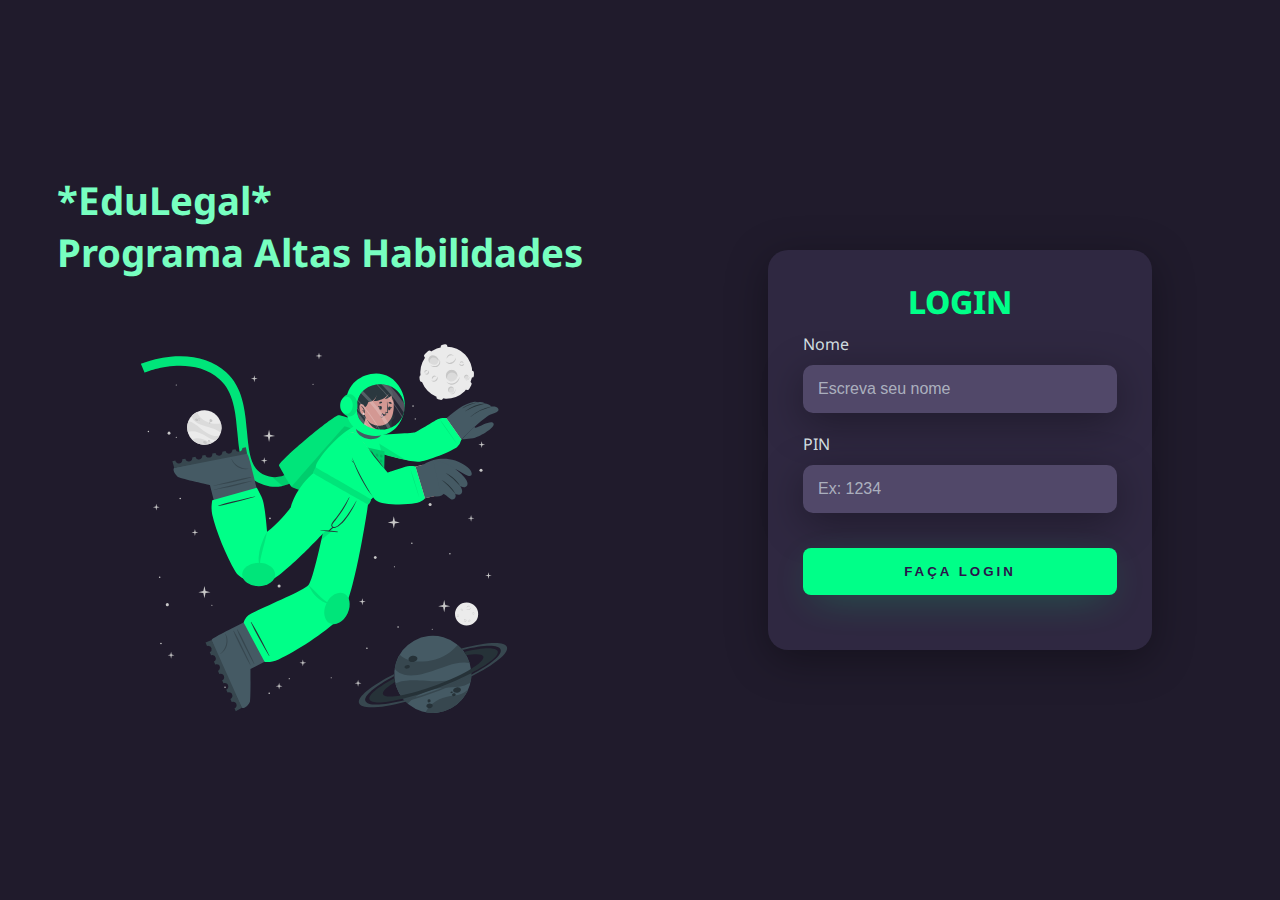
<file: index.html>
<!DOCTYPE html>
<html lang="pt-br">
<head>
  <meta charset="UTF-8">
  <meta name="viewport" content="width=device-width, initial-scale=1.0">
  <title>EduLegal</title>
  <link rel="stylesheet" href="style.css">
</head>
<body>
  <div class="main-login">
    <div class="left-login">
      <h1><span class="brand">*EduLegal*</span><br>Programa Altas Habilidades</h1>
      <img src="astronaut-animate.svg" class="left-login-image" alt="Astronauta">
    </div>

    <div class="right-login">
      <div class="card-login">
        <h1>LOGIN</h1>

        <div class="text-field">
          <label for="username">Nome</label>
          <input id="username" type="text" name="usuario" placeholder="Escreva seu nome">
        </div>

        <div class="text-field">
          <label for="pin">PIN</label>
          <input id="pin" type="password" name="pin" placeholder="Ex: 1234">
        </div>

        <button class="btn-login">FAÇA LOGIN</button>


      </div>
    </div>
  </div>
  <script src="app.js"></script>

</body>
</html>
</file>
<file: style.css>
@import url('https://fonts.googleapis.com/css2?family=Noto+Sans:ital,wght@0,100..900;1,100..900&display=swap');

body {
margin: 0;
font-family: 'Noto Sans', sans-serif;
}

body * {
    box-sizing: border-box;
}

.main-login {

    width: 100vw;
    height: 100vh;
    background: #201b2c;
    display: flex;
    justify-content: center;
    align-items: center;
}

.left-login {

    width: 50vw;
    height: 100vh;
    display: flex;
    justify-content: center;
    align-items: center;
    flex-direction: column;

}

.left-login > h1 {
    font-size: 3vw;
    color: #77ffc0;
}


.left-login-image {

width: 35vw;


}



.right-login {

    width: 50vw;
    height: 100vh;
    display: flex;
    justify-content: center;
    align-items: center;

}

.card-login {

    width: 60%;
    display: flex;
    justify-content: center;
    align-items: center;
    flex-direction: column;
    padding: 30px 35px;
    background: #2f2841;
    border-radius: 20px;
    box-shadow: 0px 10px 40px #00000056;

}

.card-login > h1 {

    color: #00ff88;
    font-weight: 800;
    margin: 0;

}

.text-field {

    width: 100%;
    display: flex;
    flex-direction: column;
    align-items: flex-start;
    justify-content: center;
    margin: 10px 0px;

}

.text-field > input {

    width: 100%;
    border: none;
    border-radius: 10px;
    padding: 15px;
    background: #514869;
    color: #f0ffffde;
    font-size: 12pt;
    box-shadow: 0px 10px 40px #00000056;
    outline: none;
    box-sizing: border-box;
}


.text-field > label {

    color: #f0ffffde;
    margin-bottom: 10px;
}

.text-field > input::placeholder {

    color: #f0ffff94;
}

.btn-login {

    width: 100%;
    padding: 16px 0px;
    margin: 25px;
    border: none;
    border-radius: 8px;
    outline: none;
    text-transform: uppercase;
    font-weight: 800;
    letter-spacing: 3px;
    color: #2b134b;
    background: #00ff88;
    cursor: pointer;
    box-shadow: 0px 10px 40px -12px #00ff8052;


}


@media only screen and (max-width: 950px) {
    .card-login {
        width: 85%;
    }
}

@media only screen and (max-width: 600px) {
    .main-login {
        flex-direction: column; 
    }

    .left-login > h1 {
        display: none;
    }
    .left-login {
        width: 100%;
        height: auto;
    }
    .right-login {
        width: 100%;
        height: auto;
    }
    .left-login-image {
        width: 50vw;
    }
    .card-login {
        width: 90%;
    }

}

.brand { color: #77ffc0; }

.error {
  width: 100%;
  margin: 8px 0 0;
  min-height: 18px;
  font-size: 11pt;
  color: #ff6b6b;
}

.hint{
  margin: 6px 0 0;
  font-size: 10.5pt;
  color: #f0ffff94;
}



}
</file>
